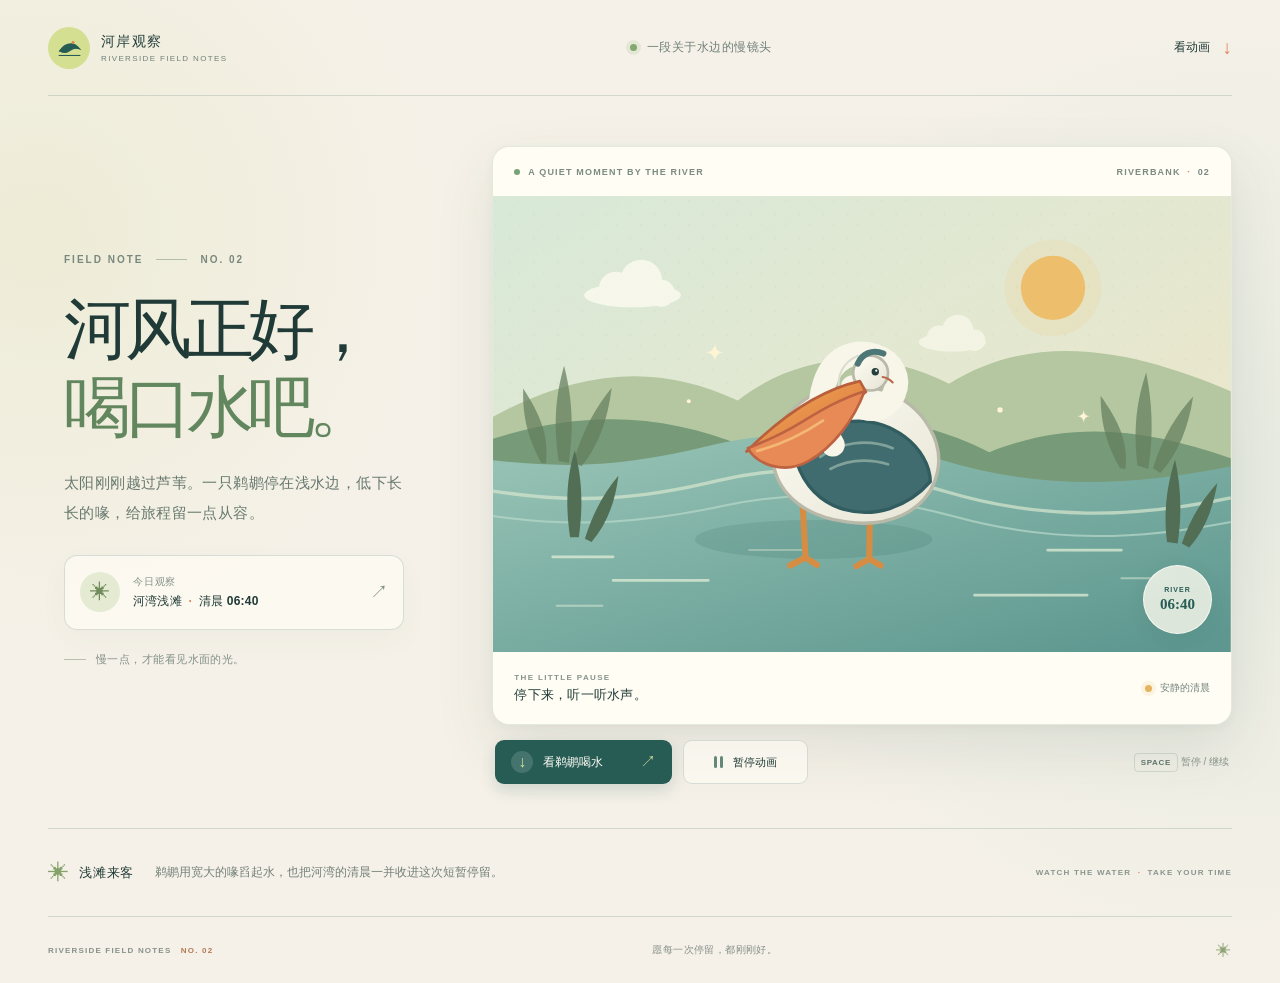
<file: index.html>
<!doctype html>
<html lang="zh-CN">
  <head>
    <meta charset="utf-8" />
    <meta name="viewport" content="width=device-width, initial-scale=1" />
    <meta name="theme-color" content="#f5f1e8" />
    <meta name="description" content="河岸边，一只鹈鹕低头喝水的片刻。" />
    <title>河岸小歇 · 鹈鹕的饮水时间</title>
    <link rel="stylesheet" href="styles.css?v=2" />
    <script src="app.js?v=2" defer></script>
  </head>
  <body>
    <div class="page-shell">
      <header class="topbar">
        <a class="brand" href="#top" aria-label="河岸观察首页">
          <span class="brand-mark" aria-hidden="true">
            <svg viewBox="0 0 40 40"><path d="M6 25c5-7 10-10 16-10 5 0 8 2 12 7-5-2-9-1-13 2-4 3-9 4-15 1Z"/><circle cx="25" cy="13" r="2"/><path d="M5 31h30"/></svg>
          </span>
          <span class="brand-copy"><strong>河岸观察</strong><small>RIVERSIDE FIELD NOTES</small></span>
        </a>
        <div class="topbar-center"><span class="topbar-dot" aria-hidden="true"></span> 一段关于水边的慢镜头</div>
        <a class="top-link" href="#scene-controls">看动画 <span aria-hidden="true">↓</span></a>
      </header>

      <main id="top">
        <section class="hero" aria-labelledby="hero-title">
          <div class="intro">
            <p class="eyebrow"><span>FIELD NOTE</span><i></i><span>NO. 02</span></p>
            <h1 id="hero-title">河风正好，<br /><em>喝口水吧。</em></h1>
            <p class="intro-copy">太阳刚刚越过芦苇。一只鹈鹕停在浅水边，低下长长的喙，给旅程留一点从容。</p>

            <div class="observation-card">
              <span class="observation-icon" aria-hidden="true">✳</span>
              <span class="observation-copy"><small>今日观察</small><strong>河湾浅滩 <i>·</i> 清晨 06:40</strong></span>
              <span class="observation-arrow" aria-hidden="true">↗</span>
            </div>

            <div class="intro-note"><span class="note-line" aria-hidden="true"></span><span>慢一点，才能看见水面的光。</span></div>
          </div>

          <div class="scene-column">
            <figure class="scene-card">
              <div class="scene-topline"><span><i></i> A QUIET MOMENT BY THE RIVER</span><span>RIVERBANK <b>·</b> 02</span></div>
              <div class="scene-wrap">
                <svg id="pelicanScene" class="pelican-scene" viewBox="0 0 1100 680" role="img" aria-labelledby="scene-title scene-description" xmlns="http://www.w3.org/2000/svg">
                  <title id="scene-title">鹈鹕在河岸边低头饮水</title>
                  <desc id="scene-description">一只白色鹈鹕站在暖色晨光照耀的浅滩边，低下长喙饮水，水面泛起一圈圈涟漪。</desc>
                  <defs>
                    <linearGradient id="sky" x1="0" y1="0" x2="1" y2="1"><stop stop-color="#d8e9d8"/><stop offset="1" stop-color="#f0e6c8"/></linearGradient>
                    <linearGradient id="river" x1="0" y1="0" x2=".9" y2="1"><stop stop-color="#9ac5b7"/><stop offset="1" stop-color="#5d978f"/></linearGradient>
                    <linearGradient id="feather" x1="0" y1="0" x2="1" y2="1"><stop stop-color="#fffdf5"/><stop offset="1" stop-color="#e5e4d4"/></linearGradient>
                    <linearGradient id="bill" x1="0" y1="0" x2="1" y2="1"><stop stop-color="#f4ae54"/><stop offset="1" stop-color="#d86e40"/></linearGradient>
                    <pattern id="grain" width="36" height="36" patternUnits="userSpaceOnUse"><circle cx="4" cy="7" r="1" fill="#47776c" opacity=".1"/><circle cx="25" cy="27" r="1.3" fill="#47776c" opacity=".08"/></pattern>
                  </defs>

                  <rect width="1100" height="680" fill="url(#sky)"/>
                  <rect width="1100" height="680" fill="url(#grain)"/>
                  <circle cx="835" cy="137" r="48" fill="#efbd68" opacity=".94"/>
                  <circle cx="835" cy="137" r="72" fill="#efbd68" opacity=".13"/>
                  <g class="cloud cloud-one" fill="#fffdf2" opacity=".75"><ellipse cx="208" cy="148" rx="72" ry="18"/><circle cx="183" cy="138" r="25"/><circle cx="221" cy="126" r="31"/><circle cx="251" cy="145" r="20"/></g>
                  <g class="cloud cloud-two" fill="#fffdf2" opacity=".58"><ellipse cx="685" cy="218" rx="50" ry="14"/><circle cx="665" cy="211" r="18"/><circle cx="693" cy="200" r="23"/><circle cx="718" cy="215" r="16"/></g>

                  <path d="M0 329c137-73 249-78 365-24 93-73 212-78 315-25 127-79 270-53 420 11v166H0Z" fill="#b4c7a0"/>
                  <path d="M0 362c142-45 260-35 376 12 125-61 251-50 364 8 120-48 231-36 360 9v122H0Z" fill="#779a78"/>
                  <path d="M0 394c118 14 207 7 324-22 113-28 222-16 340 20 143 44 273 44 436 11v277H0Z" fill="url(#river)"/>
                  <path d="M0 440c129 20 221 12 337-16 116-27 222-18 339 17 141 42 276 40 424 9" fill="none" stroke="#d8e7cf" stroke-width="5" opacity=".7"/>
                  <path d="M0 477c123 18 226 10 344-15 118-26 229-15 344 16 146 40 273 35 412 8" fill="none" stroke="#b8d8c9" stroke-width="3" opacity=".72"/>

                  <g class="far-reeds" fill="#647f5e" opacity=".72"><path d="M98 395c-9-62-3-103 8-142 10 40 16 84 7 145Zm22 2c14-49 34-83 57-111-6 48-20 87-45 117Zm-48 1c-23-43-28-76-27-111 25 38 39 71 34 112Z"/><path d="M961 402c-7-59 0-101 13-139 8 42 12 87 3 144Zm23 4c15-48 36-81 60-107-7 47-23 86-49 114Zm-49 0c-23-40-29-74-29-108 26 37 42 68 37 109Z"/></g>
                  <g class="near-reeds" fill="#526f55"><path d="M115 509c-8-53-4-94 7-130 10 39 13 79 6 130Zm22 2c13-41 29-69 50-94-5 41-18 73-40 99Z"/><path d="M1005 516c-6-48 1-88 12-123 8 37 11 76 4 125Zm22 2c14-40 32-67 53-90-7 40-19 71-42 96Z"/></g>

                  <g class="water-glints" fill="none" stroke="#e4f0d9" stroke-linecap="round"><path d="M89 538h90M179 573h142M827 528h110M718 595h168" stroke-width="4" opacity=".72"/><path d="M95 611h68M937 570h80M382 528h84" stroke-width="3" opacity=".5"/></g>
                  <ellipse cx="478" cy="512" rx="177" ry="29" fill="#285b54" opacity=".14"/>

                  <g class="pelican" stroke-linecap="round" stroke-linejoin="round">
                    <g class="legs" fill="none" stroke="#d68d43" stroke-width="9"><path d="m462 465 4 74-23 12m23-12 17 11m79-82-1 73-19 11m19-11 17 10"/></g>
                    <path class="body" d="M421 356c28-60 94-89 161-66 61 21 98 82 76 137-17 43-68 68-131 59-75-10-124-58-106-130Z" fill="url(#feather)" stroke="#b8b9a8" stroke-width="5"/>
                    <path class="wing" d="M463 370c39-41 104-46 151-11 23 17 38 43 38 67-34 39-84 54-130 41-33-10-58-35-69-70Z" fill="#406c70" stroke="#315c60" stroke-width="5"/>
                    <path d="M488 389c30-23 72-27 108-13m-93 31c27-14 58-15 86-7" fill="none" stroke="#91b0a4" stroke-width="4" opacity=".8"/>
                    <path class="neck" d="M507 371c-18-31-24-58-13-91 12-38 43-53 76-42 27 9 38 34 28 57-8 19-25 27-45 21-18-5-23-17-17-31" fill="none" stroke="#f8f5e9" stroke-width="35"/>
                    <path d="M517 293c-6-25 5-45 27-55" fill="none" stroke="#d9ddcf" stroke-width="3"/>
                    <circle cx="563" cy="264" r="26" fill="url(#feather)" stroke="#b8b9a8" stroke-width="4"/>
                    <path d="M544 250c6-15 22-22 38-15" fill="none" stroke="#4c7776" stroke-width="9"/>
                    <circle cx="570" cy="262" r="5.5" fill="#223f3d"/><circle cx="571.5" cy="260.5" r="1.7" fill="#fffdf3"/>
                    <path d="M581 270c7 1 11 4 15 8" fill="none" stroke="#b9674a" stroke-width="3"/>

                    <g class="pelican-bill">
                      <path d="M547 276c-54 12-111 47-169 105 74-23 126-49 178-89Z" fill="url(#bill)" stroke="#b85f3b" stroke-width="4"/>
                      <path d="M380 376c23-9 51-21 77-37 30-18 59-36 97-48-16 44-48 84-83 104-37 21-78 5-91-19Z" fill="#e88a55" stroke="#bd6342" stroke-width="4"/>
                      <path d="M394 380c36-9 68-25 98-45" fill="none" stroke="#f7c77e" stroke-width="4" opacity=".75"/>
                    </g>
                  </g>

                  <g class="drink-ripples" fill="none" stroke="#e0f0dc" stroke-linecap="round"><ellipse cx="381" cy="449" rx="12" ry="4" stroke-width="3"/><ellipse cx="381" cy="449" rx="30" ry="9" stroke-width="3"/><ellipse cx="381" cy="449" rx="52" ry="15" stroke-width="2"/></g>
                  <g class="scene-sparkles" fill="#fff4d4" aria-hidden="true"><path d="M331 220q0 13 13 13-13 1-13 14-1-13-14-14 13 0 14-13Z"/><path d="M881 319q0 9 9 9-9 1-9 10-1-9-10-10 9 0 10-9Z"/><circle cx="292" cy="306" r="3"/><circle cx="756" cy="319" r="4"/></g>
                </svg>
                <div class="scene-stamp" aria-hidden="true"><span>RIVER</span><strong>06:40</strong></div>
              </div>
              <figcaption class="scene-caption"><div><span class="caption-label">THE LITTLE PAUSE</span><strong id="sceneStatus" aria-live="polite">停下来，听一听水声。</strong></div><span class="caption-mood"><i aria-hidden="true"></i> 安静的清晨</span></figcaption>
            </figure>

            <div class="scene-controls" id="scene-controls" aria-label="动画控制">
              <button class="button button-primary" id="waterBreak" type="button"><span class="button-drop" aria-hidden="true">↓</span><span>看鹈鹕喝水</span><span class="button-arrow" aria-hidden="true">↗</span></button>
              <button class="button button-secondary" id="toggleAnimation" type="button" aria-pressed="true"><span class="pause-icon" aria-hidden="true"><i></i><i></i></span><span id="toggleLabel">暂停动画</span></button>
              <span class="control-hint"><kbd>SPACE</kbd> 暂停 / 继续</span>
            </div>
          </div>
        </section>

        <section class="bottom-note" aria-label="关于鹈鹕">
          <div class="note-heading"><span class="bottom-note-mark" aria-hidden="true">✳</span><strong>浅滩来客</strong></div>
          <p>鹈鹕用宽大的喙舀起水，也把河湾的清晨一并收进这次短暂停留。</p>
          <span class="note-end">WATCH THE WATER <i>·</i> TAKE YOUR TIME</span>
        </section>
      </main>

      <footer class="site-footer"><span>RIVERSIDE FIELD NOTES <b>NO. 02</b></span><span>愿每一次停留，都刚刚好。</span><span aria-hidden="true">✳</span></footer>
    </div>
  </body>
</html>
</file>
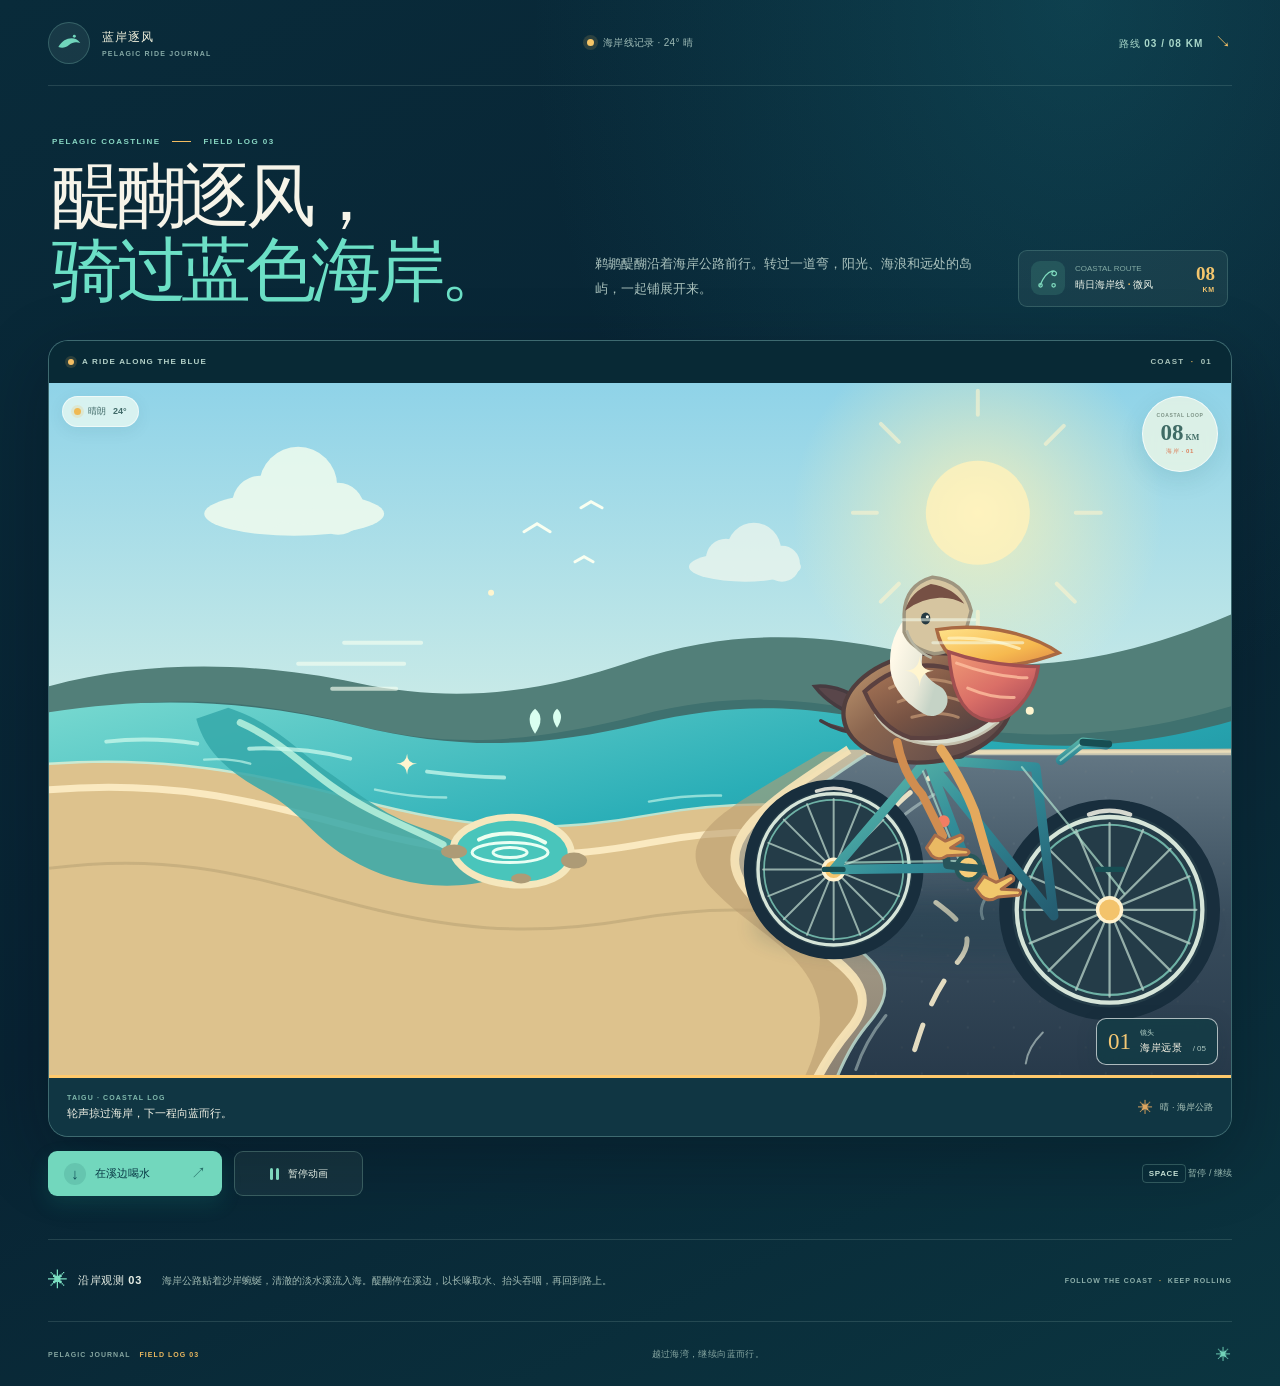
<file: easy-case/index.html>
<!doctype html>
<html lang="zh-CN">
  <head>
    <meta charset="utf-8" />
    <meta name="viewport" content="width=device-width, initial-scale=1" />
    <meta name="theme-color" content="#092b3a" />
    <meta name="description" content="和鹈鹕醍醐一起骑过晴朗的海岸公路，迎着海风自在出发。" />
    <title>醍醐逐风 · 骑过蓝色海岸</title>
    <link rel="stylesheet" href="styles.css?v=4" />
    <script src="app.js?v=4" defer></script>
  </head>
  <body>
    <div class="page-shell">
      <header class="topbar">
        <a class="brand" href="#top" aria-label="蓝岸逐风首页">
          <span class="brand-mark" aria-hidden="true">
            <svg viewBox="0 0 42 42"><path d="M5 27c6-9 12-13 20-13 5 0 9 2 13 7-7-2-12-1-17 3-5 4-10 5-16 3Z"/><circle cx="29" cy="11" r="2.2"/><path d="M6 34h30"/></svg>
          </span>
          <span class="brand-copy"><strong>蓝岸逐风</strong><small>PELAGIC RIDE JOURNAL</small></span>
        </a>
        <div class="topbar-center"><span class="live-dot" aria-hidden="true"></span> 海岸线记录 · 24° 晴</div>
        <a class="top-link" href="#ride-controls">路线 03 / 08 KM <span aria-hidden="true">↘</span></a>
      </header>

      <main id="top">
        <section class="hero" aria-labelledby="hero-title">
          <div class="intro">
            <p class="eyebrow"><span>PELAGIC COASTLINE</span><i></i><span>FIELD LOG 03</span></p>
            <h1 id="hero-title">醍醐逐风，<br /><em>骑过蓝色海岸。</em></h1>
            <p class="intro-copy">鹈鹕醍醐沿着海岸公路前行。转过一道弯，阳光、海浪和远处的岛屿，一起铺展开来。</p>
            <div class="route-card">
              <span class="route-icon" aria-hidden="true">
                <svg viewBox="0 0 44 44"><path d="M7 34c6-14 12-23 21-25 5-1 9 2 8 5-1 3-4 4-7 2-2-2-1-5 2-7"/><circle cx="8" cy="34" r="3"/><circle cx="31" cy="34" r="3"/></svg>
              </span>
              <span class="route-copy"><small>COASTAL ROUTE</small><strong>晴日海岸线 <i>·</i> 微风</strong></span>
              <span class="route-distance"><b>08</b><small>KM</small></span>
            </div>
            <div class="intro-note"><span class="note-line" aria-hidden="true"></span><span>转过弯，就是一整片蓝。</span></div>
          </div>

          <div class="ride-column">
            <figure class="ride-card">
              <div class="scene-topline">
                <span class="scene-kicker"><i></i> A RIDE ALONG THE BLUE</span>
                <span class="scene-number">COAST <b>·</b> 01</span>
              </div>
              <div class="scene-wrap">
                <svg id="rideScene" class="ride-scene shot-establish" viewBox="0 0 1200 720" role="img" aria-labelledby="scene-title scene-description" xmlns="http://www.w3.org/2000/svg">
                  <title id="scene-title">鹈鹕醍醐骑过晴朗的海岸公路</title>
                  <desc id="scene-description">海岸公路沿着沙滩和清晰的海岸线延伸。鹈鹕醍醐保持自然鸟形骑行；停靠镜头中，自行车停在路肩，醍醐走到岸边淡水溪口，用长喙取水、抬头吞咽后回到路上。</desc>
                  <defs>
                    <linearGradient id="sky" x2="0" y2="1"><stop stop-color="#8dd2e8"/><stop offset=".58" stop-color="#d7f0e7"/><stop offset="1" stop-color="#ffe2ad"/></linearGradient>
                    <radialGradient id="sunGlow"><stop stop-color="#fff9cf" stop-opacity=".96"/><stop offset=".25" stop-color="#fff2b4" stop-opacity=".56"/><stop offset="1" stop-color="#fff2b4" stop-opacity="0"/></radialGradient>
                    <linearGradient id="sea" x1="0" y1="0" x2=".8" y2="1"><stop stop-color="#78d9d0"/><stop offset=".42" stop-color="#2aaeb7"/><stop offset="1" stop-color="#12677f"/></linearGradient>
                    <linearGradient id="seaDeep" x2="0" y2="1"><stop stop-color="#258c99"/><stop offset="1" stop-color="#0d526d"/></linearGradient>
                    <linearGradient id="road" x2="0" y2="1"><stop stop-color="#637784"/><stop offset=".48" stop-color="#394d5d"/><stop offset="1" stop-color="#263849"/></linearGradient>
                    <linearGradient id="roadLight" x2="0" y2="1"><stop stop-color="#c5bda2"/><stop offset="1" stop-color="#887e70"/></linearGradient>
                    <linearGradient id="feather" x1="0" y1="0" x2="1" y2="1"><stop stop-color="#fff9e8"/><stop offset=".62" stop-color="#e8e8d8"/><stop offset="1" stop-color="#c5d3c6"/></linearGradient>
                    <linearGradient id="mintFrame" x1="0" y1="0" x2="1" y2="1"><stop stop-color="#67c4ae"/><stop offset=".48" stop-color="#328c98"/><stop offset="1" stop-color="#245c70"/></linearGradient>
                    <linearGradient id="pelicanBody" x1="0" y1="0" x2="1" y2="1"><stop stop-color="#c39a71"/><stop offset=".38" stop-color="#8a654f"/><stop offset="1" stop-color="#554448"/></linearGradient>
                    <linearGradient id="pelicanWing" x1="0" y1="0" x2="1" y2="1"><stop stop-color="#ad7958"/><stop offset=".5" stop-color="#795444"/><stop offset="1" stop-color="#463b41"/></linearGradient>
                    <linearGradient id="beak" x1="0" y1="0" x2="1" y2="1"><stop stop-color="#ffe38b"/><stop offset=".62" stop-color="#f6b94f"/><stop offset="1" stop-color="#de8646"/></linearGradient>
                    <linearGradient id="pouch" x1="0" y1="0" x2=".8" y2="1"><stop stop-color="#f09b76"/><stop offset=".55" stop-color="#da6f67"/><stop offset="1" stop-color="#a84958"/></linearGradient>
                    <filter id="softShadow" x="-40%" y="-40%" width="180%" height="180%"><feGaussianBlur stdDeviation="13"/></filter>
                    <filter id="glow" x="-100%" y="-100%" width="300%" height="300%"><feGaussianBlur stdDeviation="8"/></filter>
                    <pattern id="roadGrain" width="46" height="46" patternUnits="userSpaceOnUse"><circle cx="8" cy="13" r="1.2" fill="#d4e4dc" opacity=".15"/><circle cx="34" cy="33" r="1" fill="#e5b78b" opacity=".15"/></pattern>
                    <clipPath id="sceneClip"><rect width="1200" height="720" rx="2"/></clipPath>
                    <clipPath id="seaClip"><path d="M0 325c113-19 213-13 317 12 103 25 183 22 285-2 103-24 170-18 271 4 104 22 198 29 327-9v135c-112 30-196 23-310-5-102-25-172-34-282-14-103 19-181 14-292-16-98-26-191-45-316-35Z"/></clipPath>
                    <clipPath id="roadClip"><path d="M826 384c-78 51-131 91-83 137 54 52 135 73 88 129-10 12-24 29-39 70H1200V382Z"/></clipPath>
                  </defs>

                  <g class="camera">
                    <g class="sky-layer">
                      <rect width="1200" height="720" fill="url(#sky)"/>
                      <circle cx="938" cy="142" r="186" fill="url(#sunGlow)"/>
                      <circle cx="938" cy="142" r="52" fill="#fff2bb" opacity=".84"/>
                      <path class="sun-ray" d="M938 44v-24m0 245v-24m98-99h25M813 142h24m169-69 18-18M841 231l18-18m158 0 18 18M841 53l18 18" stroke="#fff4cd" stroke-width="4" stroke-linecap="round" opacity=".58"/>
                      <g class="cloud cloud-a" fill="#f8ffef" opacity=".78"><ellipse cx="254" cy="143" rx="90" ry="22"/><circle cx="220" cy="133" r="28"/><circle cx="258" cy="115" r="39"/><circle cx="298" cy="138" r="26"/></g>
                      <g class="cloud cloud-b" fill="#fffdf0" opacity=".6"><ellipse cx="705" cy="196" rx="56" ry="15"/><circle cx="686" cy="188" r="20"/><circle cx="714" cy="179" r="27"/><circle cx="742" cy="193" r="18"/></g>
                      <path d="M0 318c110-32 225-25 316-6 103 22 186 9 275-21 108-36 197-27 286-7 101 22 204 8 323-44v135c-123 32-228 51-323 40-112-13-184-33-278-16-111 21-185 46-295 30-94-14-190-32-304-8Z" fill="#527f79"/>
                      <path d="M0 347c119-26 214-18 314 7 103 26 183 16 284-9 98-25 168-18 264 2 107 22 206 27 338-14v90c-139 33-235 29-341 6-108-23-178-28-278-6-105 24-191 39-298 16-100-21-187-34-283-11Z" fill="#3f716f"/>
                      <path d="M0 343c113-19 213-13 317 12 103 25 183 22 285-2 103-24 170-18 271 4 104 22 198 29 327-9v372H0Z" fill="url(#sea)"/>
                      <path d="M0 401c122-8 208 6 305 32 113 31 193 34 301 13 108-20 176-13 278 12 114 28 199 33 316 1v261H0Z" fill="url(#seaDeep)" opacity=".3"/>
                      <path d="M0 395c125-10 218 9 316 35 111 30 189 35 292 16 110-20 180-11 282 14 114 28 198 35 310 5" fill="none" stroke="#e7f2d7" stroke-width="5" opacity=".78"/>
                      <path d="M0 395c125-10 218 9 316 35 111 30 189 35 292 16 110-20 180-11 282 14 114 28 198 35 310 5v255H0Z" fill="#ddc28d"/>
                      <path d="M0 420c122-12 211 9 310 36 112 31 190 37 300 16 107-20 177-10 280 16 116 29 203 37 310 13" fill="none" stroke="#fff0c9" stroke-width="7" opacity=".86"/>
                      <path d="M0 499c123-18 201 4 300 31 105 29 187 37 291 19 112-20 185-7 287 19 120 30 211 32 322 8" fill="none" stroke="#bda778" stroke-width="3" opacity=".64"/>
                      <g class="freshwater-stream" transform="translate(70 0)" aria-hidden="true">
                        <path d="M118 337c46 15 70 44 102 66 35 25 55 43 99 57 26 9 49 25 67 48-49 15-103 5-142-17-42-23-51-49-90-70-39-21-60-43-68-73Z" fill="#35a9aa" opacity=".84"/>
                        <path d="M130 352c38 17 58 39 91 63 39 28 73 39 112 59" fill="none" stroke="#b9f3df" stroke-width="7" stroke-linecap="round" opacity=".85"/>
                        <path d="M356 459c28-17 66-16 91 1 21 15 18 38-4 48-29 13-73 5-91-12-14-13-11-27 4-37Z" fill="#49c5bb" stroke="#f5e7bd" stroke-width="7"/>
                        <path d="M369 469c18-9 47-8 66 3" fill="none" stroke="#edfff0" stroke-width="4" stroke-linecap="round"/>
                        <g fill="#ad9b76"><ellipse cx="344" cy="481" rx="13" ry="7"/><ellipse cx="464" cy="490" rx="13" ry="8"/><ellipse cx="411" cy="508" rx="10" ry="5"/></g>
                      </g>
                      <g class="sea-shimmer" clip-path="url(#seaClip)" fill="none" stroke="#c9f9eb" stroke-linecap="round">
                        <path d="M66 371q45-5 91 2m52 5q53-2 101 10m77 13q39 5 77 6m-381 38q49-4 98 5m133 10q54 11 105 9m96 1q45-7 87-6m104 22q47 8 90 15m91 15q54 13 100 13" stroke-width="4" opacity=".76"/>
                        <path d="M164 389q25-2 46 4m125 26q36 8 71 8m203 4q37-7 72-6m158 30q38 8 74 14m97 21q37 9 74 12" stroke-width="2.5" opacity=".64"/>
                      </g>
                      <g class="distant-gulls" fill="none" stroke="#f9fff1" stroke-width="3" stroke-linecap="round"><path d="m484 161 13-8 13 8m31-24 10-6 11 6m-27 54 9-5 9 5"/></g>
                    </g>

                    <g class="road-layer">
                      <path d="M783 381c-89 54-161 84-111 137 57 61 151 80 86 202H1200V378Z" fill="#ba9d71" opacity=".58"/>
                      <path d="M809 379c-84 55-146 95-97 146 54 55 145 79 97 135-11 13-23 29-38 60H1200V378Z" fill="url(#roadLight)"/>
                      <path d="M826 384c-78 51-131 91-83 137 54 52 135 73 88 129-10 12-24 29-39 70H1200V382Z" fill="url(#road)"/>
                      <path d="M826 384c-78 51-131 91-83 137 54 52 135 73 88 129-10 12-24 29-39 70H1200V382Z" fill="url(#roadGrain)" opacity=".34"/>
                      <path d="M809 379c-84 55-146 95-97 146 54 55 145 79 97 135-11 13-23 29-38 60" fill="none" stroke="#f7e4b7" stroke-width="9" opacity=".94"/>
                      <path d="M826 384c-78 51-131 91-83 137 54 52 135 73 88 129-10 12-24 29-39 70" fill="none" stroke="#b8d5c9" stroke-width="3" opacity=".9"/>
                      <path class="road-dashes" d="M910 393c-51 35-94 67-59 103 39 39 98 57 68 94s-38 70-50 108" fill="none" stroke="#f8edcc" stroke-width="5" stroke-linecap="round" stroke-dasharray="26 23" opacity=".9"/>
                      <path d="M1200 382h-374" fill="none" stroke="#fff0c9" stroke-width="5" opacity=".62"/>
                    </g>

                    <g class="road-effects" clip-path="url(#roadClip)" fill="none" stroke="#e7faf0" stroke-linecap="round">
                      <path d="M894 424q-46 28-52 47m119 40q-25 21-18 37m128 39q-21 24-23 47m-202 11q-21 26-30 54" stroke-width="3" opacity=".4"/>
                      <path d="M1091 432q-21 13-30 25m-58 205q-15 15-17 31" stroke-width="2" opacity=".5"/>
                    </g>

                    <g class="ride-subject" transform="translate(350 62) scale(.86)">
                    <g class="kickstand" fill="none" stroke="#243a42" stroke-width="8" stroke-linecap="round"><path d="m657 505 18 91 36 3"/><path d="M698 599h20" stroke="#fff2cf" stroke-width="4"/></g>
                    <ellipse class="bike-shadow" cx="688" cy="574" rx="263" ry="35" fill="#123847" opacity=".28" filter="url(#softShadow)"/>

                    <g class="bike" stroke-linecap="round" stroke-linejoin="round">
                      <g class="wheel-mount rear-wheel-mount" transform="translate(516 508)">
                        <g class="wheel rear-wheel">
                          <circle r="98" fill="#243c48" stroke="#182e3d" stroke-width="13"/>
                          <circle r="88" fill="none" stroke="#d6e5d9" stroke-width="4"/>
                          <circle r="81" fill="none" stroke="#79c3b3" stroke-width="2" opacity=".88"/>
                          <g class="spokes" stroke="#b4cfc5" stroke-width="2.3" opacity=".78"><path d="M0-82V82M-82 0H82M-58-58 58 58M58-58-58 58M-31-76 31 76M76-31-76 31M31-76-31 76M76 31-76-31"/></g>
                          <circle r="12" fill="#f3c36b" stroke="#fff2cf" stroke-width="4"/>
                          <path d="M-20-91q20-7 40 0" fill="none" stroke="#fffdf0" stroke-width="4" opacity=".82"/>
                        </g>
                      </g>
                      <g class="wheel-mount front-wheel-mount" transform="translate(837 555)">
                        <g class="wheel front-wheel">
                          <circle r="121" fill="#243c48" stroke="#182e3d" stroke-width="15"/>
                          <circle r="108" fill="none" stroke="#d6e5d9" stroke-width="5"/>
                          <circle r="99" fill="none" stroke="#79c3b3" stroke-width="2.5" opacity=".88"/>
                          <g class="spokes" stroke="#b4cfc5" stroke-width="2.6" opacity=".78"><path d="M0-101V101M-101 0H101M-71-71 71 71M71-71-71 71M-39-93 39 93M93-39-93 39M39-93-39 93M93 39-93-39"/></g>
                          <circle r="14" fill="#f3c36b" stroke="#fff2cf" stroke-width="4"/>
                          <path d="M-24-111q24-9 48 0" fill="none" stroke="#fffdf0" stroke-width="5" opacity=".82"/>
                        </g>
                      </g>
                      <g fill="none" stroke="url(#mintFrame)" stroke-width="11">
                        <path d="m516 508 157-2-48-126-109 128m109-128 147 182m-147-182 126 9 21 173m-126-173-14-3"/>
                        <path d="m780 381 26-21 27 3" stroke-width="11"/>
                        <path d="m622 375-41-5" stroke-width="13"/>
                      </g>
                      <g fill="none" stroke="#b7e8d3" stroke-width="2.5" opacity=".66">
                        <path d="m530 500 132-2-42-104m115-5 119 147"/>
                        <path d="m780 381 26-21 27 3m-227 12-38-3"/>
                      </g>
                      <g fill="none" stroke="#174e53" stroke-width="6">
                        <path d="m505 508 22 0m296 0 29 0"/>
                        <path d="m806 360 30 2" stroke-width="8"/>
                      </g>
                      <g class="crank-mount" transform="translate(673 506)">
                        <g class="crank">
                          <circle r="14" fill="#f7cc79" stroke="#28585a" stroke-width="5"/>
                          <path d="M0 0 27 2 31 25m-31-25-25-3-3-26" fill="none" stroke="#28545a" stroke-width="9"/>
                          <circle cx="31" cy="27" r="8" fill="#f27d63"/><circle cx="-29" cy="-54" r="7" fill="#f27d63"/>
                        </g>
                      </g>
                      <path d="M621 373h42" stroke="#334950" stroke-width="13"/>
                      <path d="M622 369h40" stroke="#fae6bd" stroke-width="4" opacity=".7"/>
                    </g>

                    <g class="rider">
                      <path class="tail-feathers" d="M556 316q-34-24-62-21 19 25 58 37m-51 3q24 15 55 16" fill="#59464a" stroke="#473b40" stroke-width="4" stroke-linecap="round"/>
                      <ellipse class="pelican-body" cx="625" cy="320" rx="98" ry="63" transform="rotate(-7 625 320)" fill="url(#pelicanBody)" stroke="#513e3e" stroke-width="5"/>
                      <path class="belly" d="M565 328q34-34 78-30 42 4 64 39-43 36-99 22-29-8-43-31Z" fill="url(#feather)" stroke="#c4c0ad" stroke-width="3"/>
                      <path class="wing-folded" d="M552 301q47-43 106-25 35 11 51 45-32 39-103 34-36-11-54-54Z" fill="url(#pelicanWing)" stroke="#5b4140" stroke-width="5"/>
                      <path d="M581 297q35-17 72-6m-62 22q39-15 76 0m-60 18q31-9 54 0" fill="none" stroke="#c99c78" stroke-width="3.5" stroke-linecap="round" opacity=".68"/>
                      <path class="neck-main" d="M630 311q-31-18-30-45 0-29 26-52" fill="none" stroke="url(#feather)" stroke-width="37" stroke-linecap="round"/>
                      <path class="neck-drink" d="M635 302q18 1 43 34 14 18 35 24" fill="none" stroke="url(#feather)" stroke-width="27" stroke-linecap="round"/>
                      <g class="bird-head">
                        <path d="M598 211q1-34 33-43 37 4 45 39l-8 30q-9 18-35 20-27-5-35-25Z" fill="#d6c5a0" stroke="#9e957f" stroke-width="4"/>
                        <path d="M599 207q7-23 30-31 26 4 39 23-14-8-29-7-22 1-40 15Z" fill="#765044"/>
                        <ellipse cx="623" cy="216" rx="5.5" ry="7" fill="#263a42"/><circle cx="625" cy="214" r="1.8" fill="#fffdf0"/>
                        <path d="M636 229q42-7 85 3 34 8 57 24-52 20-100 14-35-5-42-41Z" fill="url(#beak)" stroke="#a96942" stroke-width="4"/>
                        <path d="M650 255q45 16 104 17-3 25-23 47-20 23-45 13-32-13-36-77Z" fill="url(#pouch)" stroke="#a14f50" stroke-width="4"/>
                        <path d="M659 268q43 16 82 17m-69 12q28 12 54 11" fill="none" stroke="#ffc2a0" stroke-width="3.5" stroke-linecap="round" opacity=".78"/>
                        <path d="M650 239q45-2 82 12" fill="none" stroke="#fff0b9" stroke-width="3.5" stroke-linecap="round" opacity=".84"/>
                        <path d="M601 230q7 23 29 32" fill="none" stroke="#b6b4a2" stroke-width="3"/>
                      </g>
                      <g class="leg-back">
                        <path class="bird-leg" d="M590 360q7 37 29 61l24 48" fill="none" stroke="#d08d50" stroke-width="10" stroke-linecap="round"/>
                        <path class="webbed-foot foot-back" d="m634 468 12 7 17-7q5 1 3 6l-14 9 19 2q5 3 0 6l-23 1q-10 7-18 0l-6-9Z" fill="#eab963" stroke="#a96d49" stroke-width="3.5" stroke-linejoin="round"/>
                      </g>
                      <g class="leg-front">
                        <path class="bird-leg" d="M641 368q23 33 39 73l24 83" fill="none" stroke="#e4a95d" stroke-width="11" stroke-linecap="round"/>
                        <path class="webbed-foot foot-front" d="m691 516 14 7 17-8q5 1 3 6l-14 10 20 1q5 3 0 6l-24 2q-11 7-19-1l-7-9Z" fill="#f1c86c" stroke="#a96d49" stroke-width="3.5" stroke-linejoin="round"/>
                      </g>
                    </g>
                    </g>

                    <g class="water-pelican-enter" aria-hidden="true">
                      <g class="water-pelican" transform="translate(1210 30) scale(-1 1)">
                        <path class="water-tail" d="M563 339q-45-28-74-30 22 30 68 48m-61-7q28 22 69 25" fill="#5e4845" stroke="#473b40" stroke-width="5" stroke-linecap="round"/>
                        <ellipse cx="625" cy="350" rx="98" ry="63" transform="rotate(-7 625 350)" fill="url(#pelicanBody)" stroke="#513e3e" stroke-width="5"/>
                        <path d="M565 358q34-34 78-30 42 4 64 39-43 36-99 22-29-8-43-31Z" fill="url(#feather)" stroke="#c4c0ad" stroke-width="3"/>
                        <path d="M552 331q47-43 106-25 35 11 51 45-32 39-103 34-36-11-54-54Z" fill="url(#pelicanWing)" stroke="#5b4140" stroke-width="5"/>
                        <path d="M581 327q35-17 72-6m-62 22q39-15 76 0m-60 18q31-9 54 0" fill="none" stroke="#c99c78" stroke-width="3.5" stroke-linecap="round" opacity=".68"/>
                        <path d="M630 341q-31-18-30-45 0-29 26-52" fill="none" stroke="url(#feather)" stroke-width="37" stroke-linecap="round"/>
                        <g class="drink-neck-head">
                          <path d="M598 211q1-34 33-43 37 4 45 39l-8 30q-9 18-35 20-27-5-35-25Z" fill="#d6c5a0" stroke="#9e957f" stroke-width="4"/>
                          <path d="M599 207q7-23 30-31 26 4 39 23-14-8-29-7-22 1-40 15Z" fill="#765044"/>
                          <ellipse cx="623" cy="216" rx="5.5" ry="7" fill="#263a42"/><circle cx="625" cy="214" r="1.8" fill="#fffdf0"/>
                          <path d="M636 229q42-7 85 3 34 8 57 24-52 20-100 14-35-5-42-41Z" fill="url(#beak)" stroke="#a96942" stroke-width="4"/>
                          <path class="drink-pouch" d="M650 255q45 16 104 17-3 25-23 47-20 23-45 13-32-13-36-77Z" fill="url(#pouch)" stroke="#a14f50" stroke-width="4"/>
                          <path d="M659 268q43 16 82 17m-69 12q28 12 54 11" fill="none" stroke="#ffc2a0" stroke-width="3.5" stroke-linecap="round" opacity=".78"/>
                          <path d="M650 239q45-2 82 12" fill="none" stroke="#fff0b9" stroke-width="3.5" stroke-linecap="round" opacity=".84"/>
                        </g>
                        <path class="water-leg" d="M601 382q-7 52 17 93l13 33m39-123q-2 45 21 83l-1 39" fill="none" stroke="#d99555" stroke-width="11" stroke-linecap="round"/>
                        <path d="m625 503 15 12 20-9q5 1 3 7l-18 11 21 2q5 4 0 7l-27-1q-13 8-22-1l-7-11Z" fill="#eab963" stroke="#a96d49" stroke-width="4" stroke-linejoin="round"/>
                        <path d="m689 499 17 8 18-13q6 0 4 6l-15 15 21-2q6 2 1 7l-25 5q-12 12-22 3l-9-9Z" fill="#f1c86c" stroke="#a96d49" stroke-width="4" stroke-linejoin="round"/>
                      </g>
                    </g>

                    <g class="wind-lines" fill="none" stroke="#f5fff1" stroke-linecap="round">
                      <path d="M304 272h77m-123 21h106m-72 25h64" stroke-width="4" opacity=".65"/>
                      <path d="M863 249h72m-42 23h90" stroke-width="3" opacity=".55"/>
                    </g>
                    <g class="sparkles" fill="#fff5cf" aria-hidden="true">
                      <path d="M880 285q0 15 14 15-14 1-14 16-1-15-15-16 14 0 15-15Z"/>
                      <path d="M367 383q0 10 10 10-10 1-10 11-1-10-11-11 10 0 11-10Z"/>
                      <circle cx="990" cy="340" r="4"/><circle cx="451" cy="222" r="3"/>
                    </g>
                    <g class="drink-ripples" fill="none" stroke="#e9fff4" stroke-width="3"><ellipse cx="470" cy="482" rx="17" ry="5"/><ellipse cx="470" cy="482" rx="38" ry="10"/></g>
                    <g class="swallow-drops" fill="#d9fff0"><path d="M495 363q-11-16 0-25 11 9 0 25Z"/><path d="M517 357q-8-12 0-19 8 7 0 19Z"/></g>
                  </g>
                </svg>
                <div class="scene-hud" aria-hidden="true">
                  <span class="hud-chip"><i></i> 晴朗 <b>24°</b></span>
                  <span class="scene-stamp"><small>COASTAL LOOP</small><strong>08<span>KM</span></strong><i>海岸 · 01</i></span>
                </div>
                <div class="shot-label" aria-live="polite"><span class="shot-index" id="shotIndex">01</span><span><small>镜头</small><strong id="shotTitle">海岸远景</strong></span><span class="shot-total">/ 05</span></div>
                <div class="shot-progress" aria-hidden="true"><i id="shotProgress"></i></div>
              </div>
              <figcaption class="scene-caption">
                <div class="caption-copy"><span class="caption-eyebrow">TAIGU · COASTAL LOG</span><strong id="rideStatus" aria-live="polite">轮声掠过海岸，下一程向蓝而行。</strong></div>
                <div class="caption-weather"><span aria-hidden="true">✳</span><span>晴 · 海岸公路</span></div>
              </figcaption>
            </figure>
            <div class="ride-controls" id="ride-controls" aria-label="动画控制">
              <button class="button button-primary" id="waterBreak" type="button"><span class="button-drop" aria-hidden="true">↓</span><span>在溪边喝水</span><span class="button-arrow" aria-hidden="true">↗</span></button>
              <button class="button button-secondary" id="toggleRide" type="button" aria-pressed="true"><span class="pause-icon" aria-hidden="true"><i></i><i></i></span><span id="toggleLabel">暂停动画</span></button>
              <span class="control-hint"><kbd>SPACE</kbd> 暂停 / 继续</span>
            </div>
          </div>
        </section>

        <section class="bottom-note" aria-label="醍醐的路线记录">
          <div class="note-heading"><span class="bottom-note-mark" aria-hidden="true">✳</span><strong>沿岸观测 03</strong></div>
          <p>海岸公路贴着沙岸蜿蜒，清澈的淡水溪流入海。醍醐停在溪边，以长喙取水、抬头吞咽，再回到路上。</p>
          <span class="note-end">FOLLOW THE COAST <i>·</i> KEEP ROLLING</span>
        </section>
      </main>
      <footer class="site-footer"><span>PELAGIC JOURNAL <b>FIELD LOG 03</b></span><span>越过海湾，继续向蓝而行。</span><span aria-hidden="true">✳</span></footer>
    </div>
  </body>
</html>
</file>
<file: styles.css>
:root {
  color-scheme: light;
  --paper: #f5f1e8;
  --ink: #203b37;
  --muted: #708079;
  --deep: #275c55;
  --deepest: #19453f;
  --citrus: #d5df91;
  --coral: #df8257;
  --line: rgba(39, 92, 85, .17);
  font-family: "Aptos", "Microsoft YaHei UI", "PingFang SC", "Noto Sans CJK SC", sans-serif;
  font-synthesis: none;
  text-rendering: optimizeLegibility;
}

* { box-sizing: border-box; }
html { scroll-behavior: smooth; }
body {
  margin: 0;
  color: var(--ink);
  background:
    radial-gradient(circle at 3% 24%, rgba(219, 224, 173, .3), transparent 25rem),
    radial-gradient(circle at 96% 49%, rgba(179, 211, 195, .22), transparent 31rem),
    var(--paper);
}
button, a { font: inherit; }
a { color: inherit; text-decoration: none; }
button:focus-visible, a:focus-visible { outline: 3px solid #c16f48; outline-offset: 4px; }
.page-shell { width: min(1460px, calc(100% - 96px)); margin: 0 auto; }

.topbar { min-height: 96px; display: flex; align-items: center; justify-content: space-between; border-bottom: 1px solid var(--line); }
.brand { display: inline-flex; align-items: center; gap: 11px; }
.brand-mark { display: grid; width: 42px; height: 42px; place-items: center; border-radius: 50%; background: var(--citrus); }
.brand-mark svg { width: 29px; fill: var(--deep); stroke: var(--deep); stroke-width: 1.5; }
.brand-mark circle { fill: var(--coral); stroke: none; }
.brand-copy { display: grid; gap: 3px; }
.brand-copy strong { font-size: 14px; letter-spacing: .1em; }
.brand-copy small { color: var(--muted); font-size: 8px; letter-spacing: .17em; }
.topbar-center { display: flex; align-items: center; gap: 10px; color: var(--muted); font-size: 12px; letter-spacing: .04em; }
.topbar-dot { width: 7px; height: 7px; border-radius: 50%; background: #83a96e; box-shadow: 0 0 0 4px rgba(131, 169, 110, .14); }
.top-link { display: flex; align-items: center; gap: 12px; font-size: 12px; font-weight: 700; }
.top-link span { color: var(--coral); font-size: 19px; }

.hero { display: grid; grid-template-columns: minmax(280px, .77fr) minmax(0, 1.55fr); align-items: center; gap: clamp(44px, 6vw, 96px); padding: 50px 0 43px; }
.intro { padding: 0 0 9px 16px; }
.eyebrow { display: flex; align-items: center; gap: 13px; margin: 0 0 26px; color: #78887e; font-size: 10px; font-weight: 750; letter-spacing: .2em; }
.eyebrow i { width: 31px; height: 1px; background: #b3c0a8; }
.hero h1 { margin: 0; color: var(--ink); font-size: clamp(45px, 5.2vw, 76px); font-weight: 760; letter-spacing: -.085em; line-height: 1.16; }
.hero h1 em { color: #62875e; font-style: normal; }
.intro-copy { max-width: 355px; margin: 22px 0 27px; color: #687970; font-size: 15px; line-height: 2; letter-spacing: .025em; }
.observation-card { display: flex; align-items: center; gap: 13px; width: min(100%, 340px); min-height: 75px; padding: 13px 15px; border: 1px solid var(--line); border-radius: 13px; background: rgba(255, 253, 245, .68); box-shadow: 0 10px 30px rgba(48, 79, 63, .035); }
.observation-icon { display: grid; width: 40px; height: 40px; flex: 0 0 auto; place-items: center; border-radius: 50%; background: #e5ebd2; color: #718b5d; font-size: 20px; }
.observation-copy { display: grid; gap: 4px; }
.observation-copy small { color: #839086; font-size: 10px; letter-spacing: .08em; }
.observation-copy strong { font-size: 12px; letter-spacing: .02em; }
.observation-copy i { padding: 0 3px; color: var(--coral); font-style: normal; }
.observation-arrow { margin-left: auto; color: #81947f; font-size: 18px; }
.intro-note { display: flex; align-items: center; gap: 10px; margin-top: 22px; color: #829087; font-size: 11px; letter-spacing: .04em; }
.note-line { width: 22px; height: 1px; background: #b6c1ae; }

.scene-column { min-width: 0; }
.scene-card { overflow: hidden; margin: 0; border: 1px solid rgba(39, 92, 85, .12); border-radius: 17px; background: #fffdf4; box-shadow: 0 24px 60px rgba(44, 72, 60, .1), 0 3px 8px rgba(44, 72, 60, .04); }
.scene-topline { display: flex; min-height: 49px; align-items: center; justify-content: space-between; padding: 0 21px; color: #7b8b81; font-size: 9px; font-weight: 700; letter-spacing: .13em; }
.scene-topline span:first-child { display: flex; align-items: center; gap: 8px; }
.scene-topline i { width: 6px; height: 6px; border-radius: 50%; background: #75a373; }
.scene-topline b { padding: 0 3px; color: var(--coral); }
.scene-wrap { position: relative; overflow: hidden; background: #dce9d9; }
.pelican-scene { display: block; width: 100%; height: auto; }
.cloud-one { animation: cloud-drift 32s ease-in-out infinite alternate; }
.cloud-two { animation: cloud-drift 25s ease-in-out -8s infinite alternate-reverse; }
.far-reeds { transform-origin: bottom; animation: reed-sway 5s ease-in-out infinite alternate; }
.near-reeds { transform-origin: bottom; animation: reed-sway 4.2s ease-in-out -1s infinite alternate-reverse; }
.water-glints { animation: glint-shift 8s ease-in-out infinite alternate; }
.pelican { transform-origin: 52% 69%; animation: pelican-breathe 3.8s ease-in-out infinite; }
.pelican-bill { transform-box: view-box; transform-origin: 548px 277px; }
.drink-ripples { opacity: 0; transform-box: view-box; transform-origin: 381px 449px; }
.is-drinking .pelican-bill { animation: bill-dip 1.85s cubic-bezier(.34,.08,.2,1) both; }
.is-drinking .drink-ripples { animation: ripple-bloom 1.7s ease-out both; }
.is-drinking .pelican { animation: sip-body 1.85s ease-in-out both; }
.scene-stamp { position: absolute; right: 19px; bottom: 18px; display: grid; width: 69px; height: 69px; align-content: center; justify-items: center; gap: 3px; border: 1px solid rgba(255, 253, 244, .82); border-radius: 50%; background: rgba(255, 252, 240, .78); color: var(--deep); box-shadow: 0 4px 18px rgba(37, 73, 66, .08); backdrop-filter: blur(6px); }
.scene-stamp span { font-size: 7px; font-weight: 700; letter-spacing: .15em; }
.scene-stamp strong { font-family: Georgia, serif; font-size: 15px; font-weight: 600; }
.scene-caption { display: flex; min-height: 72px; align-items: center; justify-content: space-between; gap: 15px; padding: 12px 21px; }
.scene-caption > div { display: grid; gap: 4px; }
.caption-label { color: #87948b; font-size: 8px; font-weight: 700; letter-spacing: .17em; }
.scene-caption strong { font-size: 13px; letter-spacing: .02em; }
.caption-mood { display: inline-flex; align-items: center; gap: 8px; color: #72857b; font-size: 10px; white-space: nowrap; }
.caption-mood i { width: 7px; height: 7px; border-radius: 50%; background: #e5b45f; box-shadow: 0 0 0 4px rgba(229, 180, 95, .13); }

.scene-controls { display: flex; align-items: center; gap: 11px; padding: 15px 3px 0; }
.button { display: inline-flex; min-height: 44px; align-items: center; justify-content: center; gap: 10px; padding: 0 15px; border: 1px solid transparent; border-radius: 9px; cursor: pointer; transition: transform .18s ease, background .18s ease, box-shadow .18s ease; }
.button:hover:not(:disabled) { transform: translateY(-2px); }
.button:active:not(:disabled) { transform: translateY(0); }
.button:disabled { cursor: wait; opacity: .7; }
.button-primary { min-width: 177px; background: var(--deep); color: #fffdf5; box-shadow: 0 7px 15px rgba(39, 92, 85, .16); font-size: 12px; font-weight: 700; }
.button-primary:hover:not(:disabled) { background: var(--deepest); box-shadow: 0 10px 20px rgba(39, 92, 85, .22); }
.button-drop { display: grid; width: 22px; height: 22px; place-items: center; border-radius: 50%; background: rgba(255,255,255,.14); color: #d9e59d; font-size: 16px; }
.button-arrow { margin-left: auto; color: #c5d592; font-size: 16px; }
.button-secondary { min-width: 125px; border-color: var(--line); background: rgba(255,253,245,.6); color: var(--ink); font-size: 11px; font-weight: 650; }
.button-secondary:hover { background: #fffdf5; }
.pause-icon { display: flex; height: 13px; align-items: center; gap: 3px; }
.pause-icon i { width: 3px; height: 12px; border-radius: 2px; background: #648777; }
.pause-icon.is-play { width: 13px; justify-content: center; }
.pause-icon.is-play i { width: 0; height: 0; border-top: 6px solid transparent; border-bottom: 6px solid transparent; border-left: 9px solid #648777; background: transparent; }
.pause-icon.is-play i + i { display: none; }
.control-hint { margin-left: auto; color: #87948a; font-size: 10px; white-space: nowrap; }
kbd { padding: 4px 6px; border: 1px solid rgba(39,92,85,.15); border-radius: 4px; color: #60746a; font-family: inherit; font-size: 8px; font-weight: 700; line-height: 1; letter-spacing: .08em; }

.bottom-note { display: grid; grid-template-columns: auto minmax(250px, 1fr) auto; align-items: center; gap: 21px; min-height: 89px; margin: 1px 0 0; padding: 17px 0; border-top: 1px solid var(--line); border-bottom: 1px solid var(--line); }
.note-heading { display: flex; align-items: center; gap: 10px; white-space: nowrap; }
.bottom-note-mark { color: #86a26b; font-size: 21px; }
.note-heading strong { font-size: 13px; letter-spacing: .06em; }
.bottom-note p { margin: 0; color: #738178; font-size: 12px; line-height: 1.8; }
.note-end { color: #89958d; font-size: 8px; font-weight: 700; letter-spacing: .15em; white-space: nowrap; }
.note-end i { padding: 0 3px; color: var(--coral); font-style: normal; }
.site-footer { display: flex; min-height: 66px; align-items: center; justify-content: space-between; color: #879189; font-size: 9px; letter-spacing: .07em; }
.site-footer span:first-child { font-size: 8px; font-weight: 700; letter-spacing: .15em; }
.site-footer b { padding-left: 6px; color: #b47b54; }
.site-footer span:nth-child(2) { font-size: 10px; letter-spacing: .04em; }
.site-footer span:last-child { color: #8ea474; font-size: 15px; }

.is-paused * { animation-play-state: paused !important; }
@keyframes cloud-drift { from { transform: translateX(-5px); } to { transform: translateX(12px); } }
@keyframes reed-sway { from { transform: rotate(-1.5deg); } to { transform: rotate(1.5deg); } }
@keyframes glint-shift { from { transform: translateX(-5px); opacity: .78; } to { transform: translateX(8px); opacity: 1; } }
@keyframes pelican-breathe { 0%, 100% { transform: translateY(0); } 50% { transform: translateY(-2px); } }
@keyframes bill-dip { 0%, 100% { transform: rotate(0); } 42% { transform: rotate(24deg); } 62% { transform: rotate(16deg); } 78% { transform: rotate(-2deg); } }
@keyframes sip-body { 0%, 100% { transform: translateY(0); } 42% { transform: translateY(4px); } 66% { transform: translateY(-2px); } }
@keyframes ripple-bloom { 0% { opacity: 0; transform: scale(.45); } 32% { opacity: .8; } 100% { opacity: 0; transform: scale(1.5); } }

@media (max-width: 1050px) {
  .page-shell { width: min(100% - 56px, 900px); }
  .hero { grid-template-columns: minmax(235px, .72fr) minmax(0, 1.35fr); gap: 34px; }
  .hero h1 { font-size: clamp(43px, 5.5vw, 60px); }
  .scene-topline { padding: 0 15px; font-size: 8px; }
  .scene-caption { padding-inline: 15px; }
  .button-primary { min-width: 158px; }
  .button-secondary { min-width: 112px; }
}
@media (max-width: 760px) {
  .page-shell { width: calc(100% - 36px); }
  .topbar { min-height: 77px; }
  .topbar-center { display: none; }
  .brand-mark { width: 38px; height: 38px; }
  .hero { grid-template-columns: 1fr; gap: 26px; padding: 34px 0 30px; }
  .intro { padding: 0 2px; }
  .eyebrow { margin-bottom: 16px; }
  .hero h1 { font-size: clamp(44px, 11vw, 68px); }
  .intro-copy { max-width: 480px; margin: 15px 0 20px; font-size: 14px; line-height: 1.85; }
  .observation-card { width: min(100%, 360px); min-height: 66px; }
  .intro-note { margin-top: 14px; }
  .scene-topline { min-height: 42px; }
  .scene-caption { min-height: 64px; }
  .scene-controls { flex-wrap: wrap; gap: 9px; }
  .button-primary { flex: 1 1 165px; }
  .button-secondary { flex: 0 1 128px; }
  .control-hint { flex: 1 0 100%; margin: 4px 0 0; text-align: right; }
  .bottom-note { grid-template-columns: auto 1fr; gap: 8px 14px; padding: 16px 0; }
  .bottom-note p { grid-column: 2; }
  .note-end { grid-column: 2; margin-top: 2px; }
  .site-footer { min-height: 60px; }
  .site-footer span:nth-child(2) { display: none; }
}
@media (max-width: 420px) {
  .page-shell { width: calc(100% - 28px); }
  .top-link { gap: 6px; font-size: 11px; }
  .brand-copy small { font-size: 7px; }
  .scene-topline { padding-inline: 11px; font-size: 7px; letter-spacing: .1em; }
  .scene-stamp { right: 9px; bottom: 9px; width: 51px; height: 51px; }
  .scene-stamp span { font-size: 6px; }
  .scene-stamp strong { font-size: 12px; }
  .scene-caption { padding: 10px 12px; }
  .scene-caption strong { font-size: 11px; }
  .caption-mood { font-size: 9px; }
  .button-secondary { flex: 1 1 122px; }
  .control-hint { text-align: left; }
}
@media (prefers-reduced-motion: reduce) {
  *, *::before, *::after { scroll-behavior: auto !important; animation-duration: .01ms !important; animation-iteration-count: 1 !important; transition-duration: .01ms !important; }
  .pelican-scene .cloud, .pelican-scene .near-reeds, .pelican-scene .far-reeds, .pelican-scene .water-glints, .pelican-scene .pelican { animation: none !important; }
}
</file>
<file: easy-case/styles.css>
:root {
  color-scheme: dark;
  --ink: #f1f6ed;
  --muted: #a8c1ba;
  --teal: #72d7bd;
  --sun: #f2bf66;
  font-family: "Aptos", "Segoe UI", "Microsoft YaHei", sans-serif;
  font-synthesis: none;
  text-rendering: optimizeLegibility;
}

* { box-sizing: border-box; }
html { scroll-behavior: smooth; }
body {
  margin: 0;
  color: var(--ink);
  background:
    radial-gradient(ellipse at 84% 0%, rgba(28,126,137,.29), transparent 34rem),
    linear-gradient(154deg,#092b3a 0%,#082333 53%,#0b3540 100%);
}
button, a { font: inherit; }
a { color: inherit; text-decoration: none; }
button:focus-visible, a:focus-visible { outline: 3px solid #f1bb61; outline-offset: 4px; }

.page-shell { width: min(100% - 96px, 1450px); margin-inline: auto; }
.topbar {
  display: grid;
  grid-template-columns: 1fr auto 1fr;
  align-items: center;
  min-height: 86px;
  border-bottom: 1px solid rgba(196,230,217,.14);
}
.brand { display: inline-flex; width: max-content; align-items: center; gap: 12px; }
.brand-mark { display: grid; width: 42px; height: 42px; place-items: center; border: 1px solid rgba(150,224,205,.24); border-radius: 50%; background: rgba(207,242,224,.08); }
.brand-mark svg { width: 28px; fill: #70d5bb; }
.brand-copy { display: grid; gap: 4px; }
.brand-copy strong { color: #f4f4df; font-size: 12px; letter-spacing: .08em; }
.brand-copy small { color: #84a8a5; font-size: 7px; font-weight: 700; letter-spacing: .17em; }
.topbar-center { display: flex; align-items: center; gap: 9px; color: #9ebbb6; font-size: 10px; letter-spacing: .03em; }
.live-dot { width: 7px; height: 7px; border-radius: 50%; background: #f5c567; box-shadow: 0 0 0 4px rgba(245,197,103,.14); }
.top-link { justify-self: end; color: #a9d8ca; font-size: 10px; font-weight: 650; letter-spacing: .1em; }
.top-link span { margin-left: 8px; color: #f2bf66; font-size: 16px; }

.hero { display: grid; grid-template-columns: minmax(0,1fr); gap: 25px; align-items: stretch; padding: 51px 0 43px; }
.intro { display: grid; grid-template-columns: minmax(300px,1.05fr) minmax(250px,.8fr) auto; align-items: end; gap: 18px 42px; padding: 0 4px 8px; }
.eyebrow { grid-column: 1/-1; display: flex; align-items: center; gap: 12px; margin: 0 0 -5px; color: #89d7c3; font-size: 8px; font-weight: 750; letter-spacing: .18em; }
.eyebrow i { width: 19px; height: 1px; background: #f3bc61; }
h1 { margin: 0; color: #f6f4e9; font-size: clamp(44px,5.5vw,74px); font-weight: 750; letter-spacing: -.075em; line-height: 1.05; }
h1 em { color: #6ce0c6; font-style: normal; }
.intro-copy { max-width: 390px; margin: 0 0 5px; color: #aac2bd; font-size: 13px; line-height: 1.9; }
.route-card { display: flex; width: auto; min-width: 210px; min-height: 57px; align-items: center; gap: 10px; padding: 8px 12px; border: 1px solid rgba(162,219,202,.2); border-radius: 9px; background: rgba(232,246,222,.06); }
.route-icon { display: grid; width: 34px; height: 34px; flex: 0 0 34px; place-items: center; border-radius: 9px; background: rgba(90,185,154,.18); }
.route-icon svg { width: 25px; fill: none; stroke: #7ed9bd; stroke-width: 2.2; stroke-linecap: round; stroke-linejoin: round; }
.route-copy { display: grid; gap: 5px; }
.route-copy small { color: #83aaa4; font-size: 8px; }
.route-copy strong { color: #ecf3e9; font-size: 10px; }
.route-copy i { color: #f2bf66; font-style: normal; }
.route-distance { display: grid; margin-left: auto; justify-items: end; color: #f3c56d; }
.route-distance b { font-family: Georgia,serif; font-size: 19px; line-height: 1; }
.route-distance small { margin-top: 3px; font-size: 7px; font-weight: 700; letter-spacing: .12em; }
.intro-note { display: none; }

.ride-column { min-width: 0; }
.ride-card { overflow: hidden; margin: 0; border: 1px solid rgba(177,225,211,.28); border-radius: 20px; background: #123c49; box-shadow: 0 22px 70px rgba(0,10,20,.3); }
.scene-topline { display: flex; min-height: 42px; align-items: center; justify-content: space-between; padding: 0 19px; color: #b3d1c8; background: rgba(8,41,53,.96); font-size: 8px; font-weight: 750; letter-spacing: .15em; }
.scene-kicker { display: inline-flex; align-items: center; gap: 8px; }
.scene-kicker i { width: 6px; height: 6px; border-radius: 50%; background: #f5bf64; box-shadow: 0 0 0 3px rgba(245,191,100,.15); }
.scene-number { color: #a8c3ba; }
.scene-number b { padding: 0 3px; color: #e5b55f; }
.scene-wrap { position: relative; overflow: hidden; isolation: isolate; background: #86c9cd; aspect-ratio: 1.7; }
.ride-scene { display: block; width: 100%; height: 100%; }
.ride-scene .camera { transform-box: view-box; transform-origin: center; transform: translate(var(--cam-x),var(--cam-y)) scale(var(--cam-scale)); transition: transform 1.35s cubic-bezier(.2,.68,.18,1); }
.shot-establish { --cam-scale: 1.035; --cam-x: 0px; --cam-y: 0px; }
.shot-follow { --cam-scale: 1.085; --cam-x: -15px; --cam-y: 4px; }
.shot-wheel { --cam-scale: 1.17; --cam-x: -48px; --cam-y: -39px; }
.shot-water { --cam-scale: 1.09; --cam-x: -20px; --cam-y: 2px; }
.shot-accelerate { --cam-scale: 1.055; --cam-x: 3px; --cam-y: 0px; }
.cloud-a { transform-box: fill-box; transform-origin: center; animation: cloud-drift 24s ease-in-out infinite alternate; }
.cloud-b { transform-box: fill-box; transform-origin: center; animation: cloud-drift 31s ease-in-out -8s infinite alternate-reverse; }
.sun-ray { transform-origin: 938px 142px; animation: sun-breathe 5s ease-in-out infinite alternate; }
.sea-shimmer path { animation: shimmer 4.8s ease-in-out infinite alternate; }
.sea-shimmer path:nth-child(2n) { animation-delay: -2.2s; }
.distant-gulls { animation: gull-glide 7s ease-in-out infinite alternate; }
.road-dashes { animation: road-dash 2.1s linear infinite; }
.road-effects { animation: shimmer 3.5s ease-in-out infinite alternate; }
.bike-shadow { transform-box: fill-box; transform-origin: center; animation: shadow-bob 1s ease-in-out infinite alternate; }
.wheel { transform-box: fill-box; transform-origin: center; animation: wheel-spin .9s linear infinite; }
.spokes { transform-box: fill-box; transform-origin: center; }
.crank { transform-box: fill-box; transform-origin: center; animation: crank-spin .85s linear infinite; }
.rider { transform-box: fill-box; transform-origin: center; animation: rider-bob .58s ease-in-out infinite alternate; }
.leg-front, .leg-back { transform-box: fill-box; transform-origin: 50% 18%; }
.leg-front { animation: pedal-front .85s ease-in-out infinite alternate; }
.leg-back { animation: pedal-back .85s ease-in-out -0.42s infinite alternate; }
.bird-head { transform-box: view-box; transform-origin: 640px 230px; transition: transform .68s cubic-bezier(.2,.8,.2,1); }
.neck-main, .neck-drink { transition: opacity .25s ease; }
.neck-drink { opacity: 0; }
.water-bottle { transform-box: view-box; transform-origin: center; transition: transform .55s cubic-bezier(.2,.8,.2,1); }
.kickstand { opacity: 0; transition: opacity .25s ease; }
.water-pelican-enter { opacity: 0; pointer-events: none; transform-box: view-box; transform: translateX(28px); }
.water-pelican { opacity: 1; }
.drink-neck-head { transform-box: view-box; transform-origin: 620px 235px; }
.drink-pouch { transform-box: fill-box; transform-origin: center top; }
.shot-water .rider { animation: none; opacity: 0; }
.shot-water .wheel, .shot-water .crank, .shot-water .road-dashes, .shot-water .road-effects, .shot-water .bike-shadow { animation-play-state: paused; }
.shot-water .kickstand, .shot-water .water-pelican-enter { opacity: 1; }
.shot-water .water-pelican-enter { animation: water-step-in .72s cubic-bezier(.2,.8,.2,1) both; }
.ride-scene.is-drinking .drink-neck-head { animation: pelican-sip 5s cubic-bezier(.3,.05,.2,1) both; }
.ride-scene.is-drinking .drink-pouch { animation: pouch-scoop 5s ease-in-out both; }
.ride-scene.is-drinking .drink-ripples { animation: sip-ripple 1.15s ease-out infinite; }
.ride-scene.is-drinking .swallow-drops { animation: swallow 5s ease-in-out both; }
.ride-scene.is-paused.is-drinking .water-pelican-enter,
.ride-scene.is-paused.is-drinking .drink-neck-head,
.ride-scene.is-paused.is-drinking .drink-pouch,
.ride-scene.is-paused.is-drinking .drink-ripples,
.ride-scene.is-paused.is-drinking .swallow-drops { animation-play-state: running !important; }
.wind-lines { animation: wind-sweep 2.2s ease-in-out infinite; }
.sparkles path, .sparkles circle { transform-box: fill-box; transform-origin: center; animation: sparkle 2.4s ease-in-out infinite alternate; }
.sparkles > :nth-child(2) { animation-delay: -.9s; }

.scene-hud { position: absolute; inset: 13px 13px auto; display: flex; align-items: flex-start; justify-content: space-between; pointer-events: none; }
.hud-chip { display: inline-flex; align-items: center; gap: 7px; padding: 8px 11px; border: 1px solid rgba(255,255,255,.58); border-radius: 99px; background: rgba(247,255,244,.69); color: #426b69; box-shadow: 0 4px 16px rgba(20,76,88,.08); backdrop-filter: blur(7px); font-size: 9px; }
.hud-chip i { width: 7px; height: 7px; border-radius: 50%; background: #efb953; box-shadow: 0 0 0 3px rgba(239,185,83,.19); }
.scene-stamp { display: grid; width: 76px; height: 76px; align-content: center; justify-items: center; border: 1px solid rgba(255,255,255,.7); border-radius: 50%; background: rgba(245,250,230,.73); color: #3f6b65; box-shadow: 0 8px 25px rgba(27,88,92,.12); backdrop-filter: blur(8px); }
.scene-stamp small { color: #7b9284; font-size: 5px; font-weight: 750; letter-spacing: .13em; }
.scene-stamp strong { margin-top: 3px; font-family: Georgia,serif; font-size: 23px; line-height: 1; }
.scene-stamp strong span { margin-left: 2px; font-size: 8px; }
.scene-stamp i { margin-top: 3px; color: #db825d; font-size: 6px; font-style: normal; font-weight: 750; letter-spacing: .1em; }
.shot-label { position: absolute; right: 13px; bottom: 13px; display: flex; align-items: center; gap: 9px; min-width: 122px; padding: 9px 11px; border: 1px solid rgba(255,255,255,.65); border-radius: 10px; background: rgba(16,59,68,.77); color: #fff9e9; box-shadow: 0 6px 20px rgba(18,51,62,.17); backdrop-filter: blur(9px); }
.shot-index { color: #f4c875; font-family: Georgia,serif; font-size: 23px; line-height: 1; }
.shot-label > span:nth-child(2) { display: grid; gap: 3px; }
.shot-label small { color: #b8d5cb; font-size: 7px; }
.shot-label strong { font-size: 10px; letter-spacing: .06em; }
.shot-total { align-self: flex-end; margin-left: auto; padding-bottom: 2px; color: #aec8c1; font-size: 8px; }
.shot-progress { position: absolute; right: 0; bottom: 0; left: 0; height: 3px; background: rgba(255,255,255,.48); }
.shot-progress i { display: block; width: 0; height: 100%; background: #ffc96c; }
.scene-caption { display: flex; min-height: 58px; align-items: center; justify-content: space-between; gap: 15px; padding: 10px 18px; background: #103643; }
.caption-copy { display: grid; gap: 5px; }
.caption-eyebrow { color: #80b9ad; font-size: 7px; font-weight: 750; letter-spacing: .16em; }
.caption-copy strong { color: #f1f2e6; font-size: 11px; font-weight: 650; }
.caption-weather { display: flex; align-items: center; gap: 7px; color: #aec7bc; font-size: 9px; white-space: nowrap; }
.caption-weather span:first-child { color: #dfa65f; font-size: 15px; }

.ride-controls { display: flex; align-items: center; gap: 12px; padding: 14px 0 0; }
.button { display: inline-flex; min-height: 45px; align-items: center; justify-content: center; gap: 9px; padding: 0 15px; border: 1px solid transparent; border-radius: 9px; cursor: pointer; transition: transform .18s ease, background .18s ease, box-shadow .18s ease; }
.button:hover:not(:disabled) { transform: translateY(-2px); }
.button:active:not(:disabled) { transform: translateY(0); }
.button:disabled { cursor: wait; opacity: .68; }
.button-primary { min-width: 174px; background: #72d7bd; color: #073744; box-shadow: 0 8px 20px rgba(27,179,151,.15); font-size: 11px; font-weight: 700; }
.button-primary:hover:not(:disabled) { background: #8ae5ca; box-shadow: 0 10px 24px rgba(27,179,151,.24); }
.button-drop { display: grid; width: 22px; height: 22px; place-items: center; border-radius: 50%; background: rgba(10,72,77,.12); color: #10505a; font-size: 15px; }
.button-arrow { margin-left: auto; color: #28726a; font-size: 15px; }
.button-secondary { min-width: 129px; border-color: rgba(164,217,200,.25); background: rgba(228,241,220,.055); color: #e4eee5; font-size: 10px; font-weight: 650; }
.button-secondary:hover { background: rgba(228,241,220,.12); }
.pause-icon { display: flex; height: 13px; align-items: center; gap: 3px; }
.pause-icon i { width: 3px; height: 12px; border-radius: 2px; background: #7ed9bd; }
.pause-icon.is-play { width: 13px; justify-content: center; }
.pause-icon.is-play i { width: 0; height: 0; border-top: 6px solid transparent; border-bottom: 6px solid transparent; border-left: 9px solid #7ed9bd; background: transparent; }
.pause-icon.is-play i + i { display: none; }
.control-hint { margin-left: auto; color: #96b7af; font-size: 9px; white-space: nowrap; }
kbd { padding: 4px 6px; border: 1px solid rgba(164,217,200,.25); border-radius: 4px; color: #c3ded3; font: inherit; font-size: 8px; font-weight: 700; letter-spacing: .08em; }

.bottom-note { display: grid; grid-template-columns: auto minmax(250px,1fr) auto; align-items: center; gap: 20px; min-height: 83px; margin: 0; padding: 17px 0; border-top: 1px solid rgba(196,230,217,.14); border-bottom: 1px solid rgba(196,230,217,.14); }
.note-heading { display: flex; align-items: center; gap: 10px; white-space: nowrap; }
.bottom-note-mark { color: #7bdfc2; font-size: 20px; }
.note-heading strong { color: #e8f0e7; font-size: 11px; letter-spacing: .06em; }
.bottom-note p { margin: 0; color: #9fb9b2; font-size: 10px; line-height: 1.8; }
.note-end { color: #8caeaa; font-size: 7px; font-weight: 700; letter-spacing: .14em; white-space: nowrap; }
.note-end i { padding: 0 3px; color: #f0b95e; font-style: normal; }
.site-footer { display: flex; min-height: 64px; align-items: center; justify-content: space-between; color: #85a5a0; font-size: 8px; letter-spacing: .07em; }
.site-footer span:first-child { font-size: 7px; font-weight: 750; letter-spacing: .15em; }
.site-footer b { padding-left: 6px; color: #e9b75f; }
.site-footer span:nth-child(2) { font-size: 9px; letter-spacing: .04em; }
.site-footer span:last-child { color: #71d2b8; font-size: 15px; }

.is-paused *, .is-paused *::before, .is-paused *::after { animation-play-state: paused !important; }
@keyframes wheel-spin { to { transform: rotate(360deg); } }
@keyframes crank-spin { to { transform: rotate(360deg); } }
@keyframes rider-bob { from { transform: translateY(0); } to { transform: translateY(-3px); } }
@keyframes pedal-front { from { transform: rotate(-7deg); } to { transform: rotate(9deg); } }
@keyframes pedal-back { from { transform: rotate(8deg); } to { transform: rotate(-8deg); } }
@keyframes cloud-drift { from { transform: translateX(-7px); } to { transform: translateX(18px); } }
@keyframes sun-breathe { from { opacity: .58; } to { opacity: .98; } }
@keyframes shimmer { from { transform: translateX(-11px); opacity: .55; } to { transform: translateX(15px); opacity: .95; } }
@keyframes gull-glide { from { transform: translate(-6px,3px); } to { transform: translate(19px,-5px); } }
@keyframes road-dash { to { stroke-dashoffset: -98; } }
@keyframes shadow-bob { from { transform: scaleX(1); opacity: .28; } to { transform: scaleX(.95); opacity: .21; } }
@keyframes wind-sweep { from { transform: translateX(0); opacity: .55; } to { transform: translateX(18px); opacity: .95; } }
@keyframes sparkle { from { opacity: .48; transform: scale(.72); } to { opacity: 1; transform: scale(1.16); } }
@keyframes sip-ripple { 0% { opacity: 0; transform: scale(.72); } 45% { opacity: .9; } 100% { opacity: 0; transform: scale(1.45); } }
@keyframes shot-progress { to { width: 100%; } }
@keyframes wing-glide { from { transform: rotate(-1deg); } to { transform: rotate(1.2deg); } }
@keyframes water-step-in { from { opacity: 0; transform: translateX(42px); } to { opacity: 1; transform: translateX(0); } }
@keyframes pelican-sip {
  0%, 12% { transform: translateY(0) rotate(0); }
  29%, 38% { transform: translateY(154px) rotate(0); }
  47% { transform: translateY(154px) rotate(-5deg); }
  59%, 73% { transform: translateY(27px) rotate(-43deg); }
  84% { transform: translateY(0) rotate(-40deg); }
  100% { transform: translateY(0) rotate(0); }
}
@keyframes pouch-scoop {
  0%, 23%, 48%, 100% { transform: scaleY(1); }
  35%, 42% { transform: scaleY(1.22); }
  62%, 72% { transform: scaleY(.9); }
}
@keyframes swallow {
  0%, 45%, 78%, 100% { opacity: 0; transform: translateY(0); }
  55%, 68% { opacity: 1; transform: translateY(-9px); }
}

@media (max-width: 1120px) {
  .page-shell { width: min(100% - 64px, 1020px); }
  .hero { gap: 24px; }
  .intro { grid-template-columns: minmax(0,1fr) minmax(220px,.78fr); gap: 16px 28px; }
  .intro-copy { grid-column: 2; grid-row: 2 / span 2; }
  .route-card { grid-column: 1; grid-row: 3; justify-self: start; }
  .scene-wrap { aspect-ratio: 1.6; }
}
@media (max-width: 760px) {
  .page-shell { width: calc(100% - 36px); }
  .topbar { min-height: 73px; }
  .topbar-center { display: none; }
  .brand-mark { width: 38px; height: 38px; }
  .hero { gap: 22px; padding: 34px 0 30px; }
  .intro { grid-template-columns: minmax(0,1fr) auto; align-items: end; gap: 14px 18px; padding: 0 2px; }
  .eyebrow { grid-column: 1/-1; margin-bottom: 0; }
  h1 { grid-column: 1/-1; font-size: clamp(42px,9vw,64px); }
  .intro-copy { grid-column: 1; grid-row: auto; max-width: 470px; margin: 0; font-size: 12px; }
  .route-card { grid-column: 2; grid-row: 3; min-width: 174px; }
  .scene-topline { min-height: 39px; padding-inline: 13px; }
  .scene-wrap { aspect-ratio: 1.32; }
  .ride-controls { flex-wrap: wrap; gap: 9px; }
  .button-primary { flex: 1 1 155px; }
  .button-secondary { flex: 0 1 129px; }
  .control-hint { flex: 1 0 100%; margin: 3px 0 0; text-align: right; }
  .bottom-note { grid-template-columns: auto 1fr; gap: 7px 13px; padding: 15px 0; }
  .bottom-note p { grid-column: 2; }
  .note-end { grid-column: 2; margin-top: 1px; }
}
@media (max-width: 450px) {
  .page-shell { width: calc(100% - 28px); }
  .topbar { min-height: 72px; }
  .brand-mark { width: 37px; height: 37px; }
  .brand-copy strong { font-size: 10px; }
  .brand-copy small { font-size: 6px; }
  .top-link { font-size: 9px; }
  .intro { grid-template-columns: minmax(0,1fr); gap: 12px; }
  h1 { grid-column: 1; font-size: clamp(39px,10vw,50px); }
  .intro-copy { grid-column: 1; max-width: 100%; font-size: 11px; }
  .route-card { grid-column: 1; grid-row: auto; width: min(100%,280px); min-height: 51px; }
  .scene-topline { padding-inline: 11px; font-size: 7px; letter-spacing: .1em; }
  .scene-wrap { aspect-ratio: 1.08; }
  .shot-establish { --cam-scale: 1; --cam-x: 0px; --cam-y: 0px; }
  .shot-follow { --cam-scale: 1.025; --cam-x: -4px; --cam-y: 1px; }
  .shot-wheel { --cam-scale: 1.065; --cam-x: -12px; --cam-y: -14px; }
  .shot-water { --cam-scale: 1.025; --cam-x: -5px; --cam-y: 1px; }
  .shot-accelerate { --cam-scale: 1.015; --cam-x: 0px; --cam-y: 0px; }
  .scene-stamp { width: 62px; height: 62px; }
  .scene-stamp strong { font-size: 19px; }
  .scene-hud { inset: 9px 9px auto; }
  .hud-chip { padding: 7px 9px; font-size: 8px; }
  .shot-label { right: 9px; bottom: 10px; min-width: 108px; padding: 7px 9px; }
  .shot-index { font-size: 20px; }
  .shot-label strong { font-size: 9px; }
  .scene-caption { align-items: flex-start; gap: 8px; padding: 10px; }
  .caption-copy strong { font-size: 9px; }
  .caption-weather { gap: 4px; font-size: 8px; }
  .caption-weather span:first-child { font-size: 12px; }
  .ride-controls { display: grid; width: 100%; grid-template-columns: minmax(0,1fr) minmax(0,1fr); gap: 8px; }
  .ride-controls .button { width: 100%; min-width: 0; padding-inline: 8px; font-size: 9px; }
  .ride-controls .control-hint { grid-column: 1/-1; text-align: left; white-space: normal; }
  .bottom-note { grid-template-columns: auto 1fr; gap: 7px 12px; padding: 14px 0; }
  .site-footer span:nth-child(2) { display: none; }
}
@media (max-width: 380px) {
  .topbar { grid-template-columns: minmax(0,1fr) auto; gap: 8px; }
  .ride-controls { grid-template-columns: minmax(0,1fr); }
  .ride-controls .control-hint { grid-column: 1; }
  h1 { font-size: clamp(33px,9.5vw,39px); }
}
@media (prefers-reduced-motion: reduce) {
  *, *::before, *::after { scroll-behavior: auto !important; animation-duration: .01ms !important; animation-iteration-count: 1 !important; transition-duration: .01ms !important; }
  .ride-scene .cloud, .ride-scene .sun-ray, .ride-scene .sea-shimmer, .ride-scene .distant-gulls, .ride-scene .road-dashes, .ride-scene .road-effects, .ride-scene .wheel, .ride-scene .crank, .ride-scene .rider, .ride-scene .wind-lines, .ride-scene .sparkles { animation: none !important; }
  .ride-scene .camera { transform: none !important; }
  .ride-scene.is-drinking .drink-neck-head { animation: none !important; transform: translateY(154px); }
  .ride-scene.is-drinking .drink-pouch { animation: none !important; transform: scaleY(1.22); }
}
</file>
